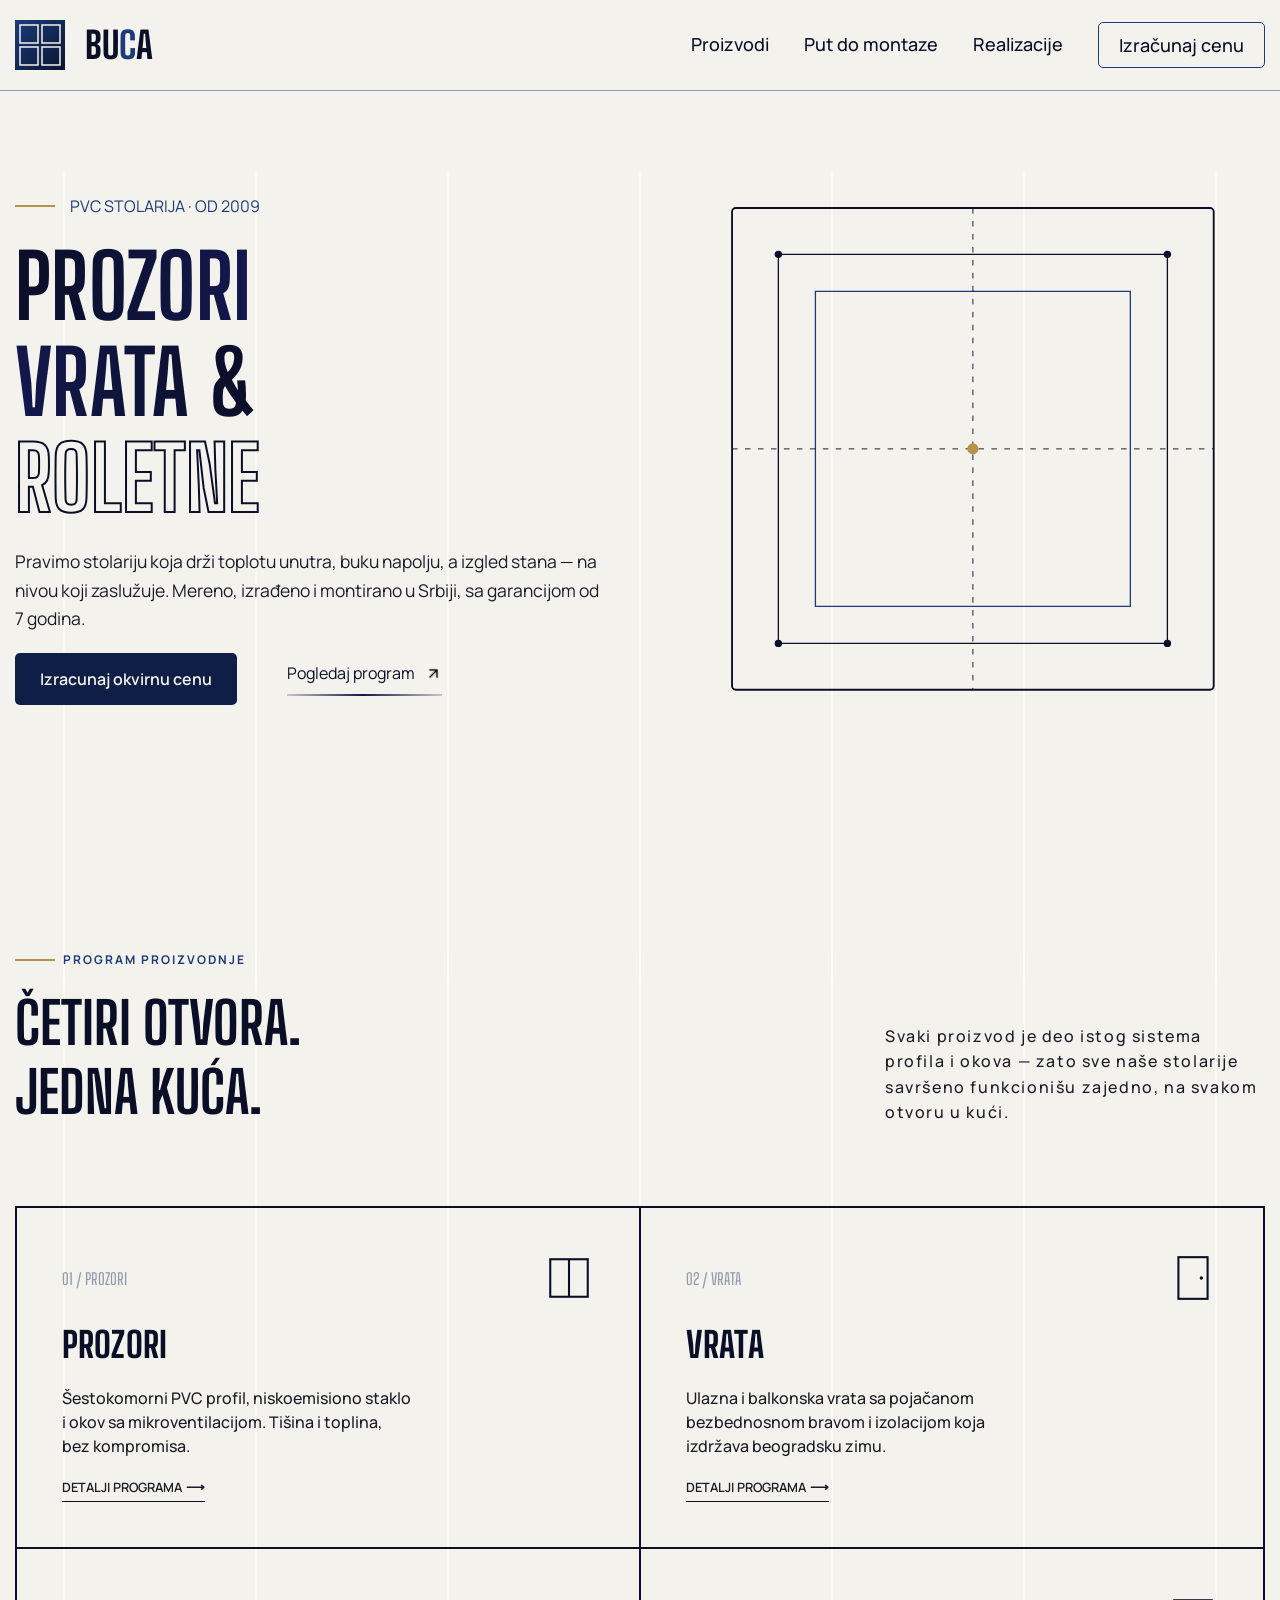
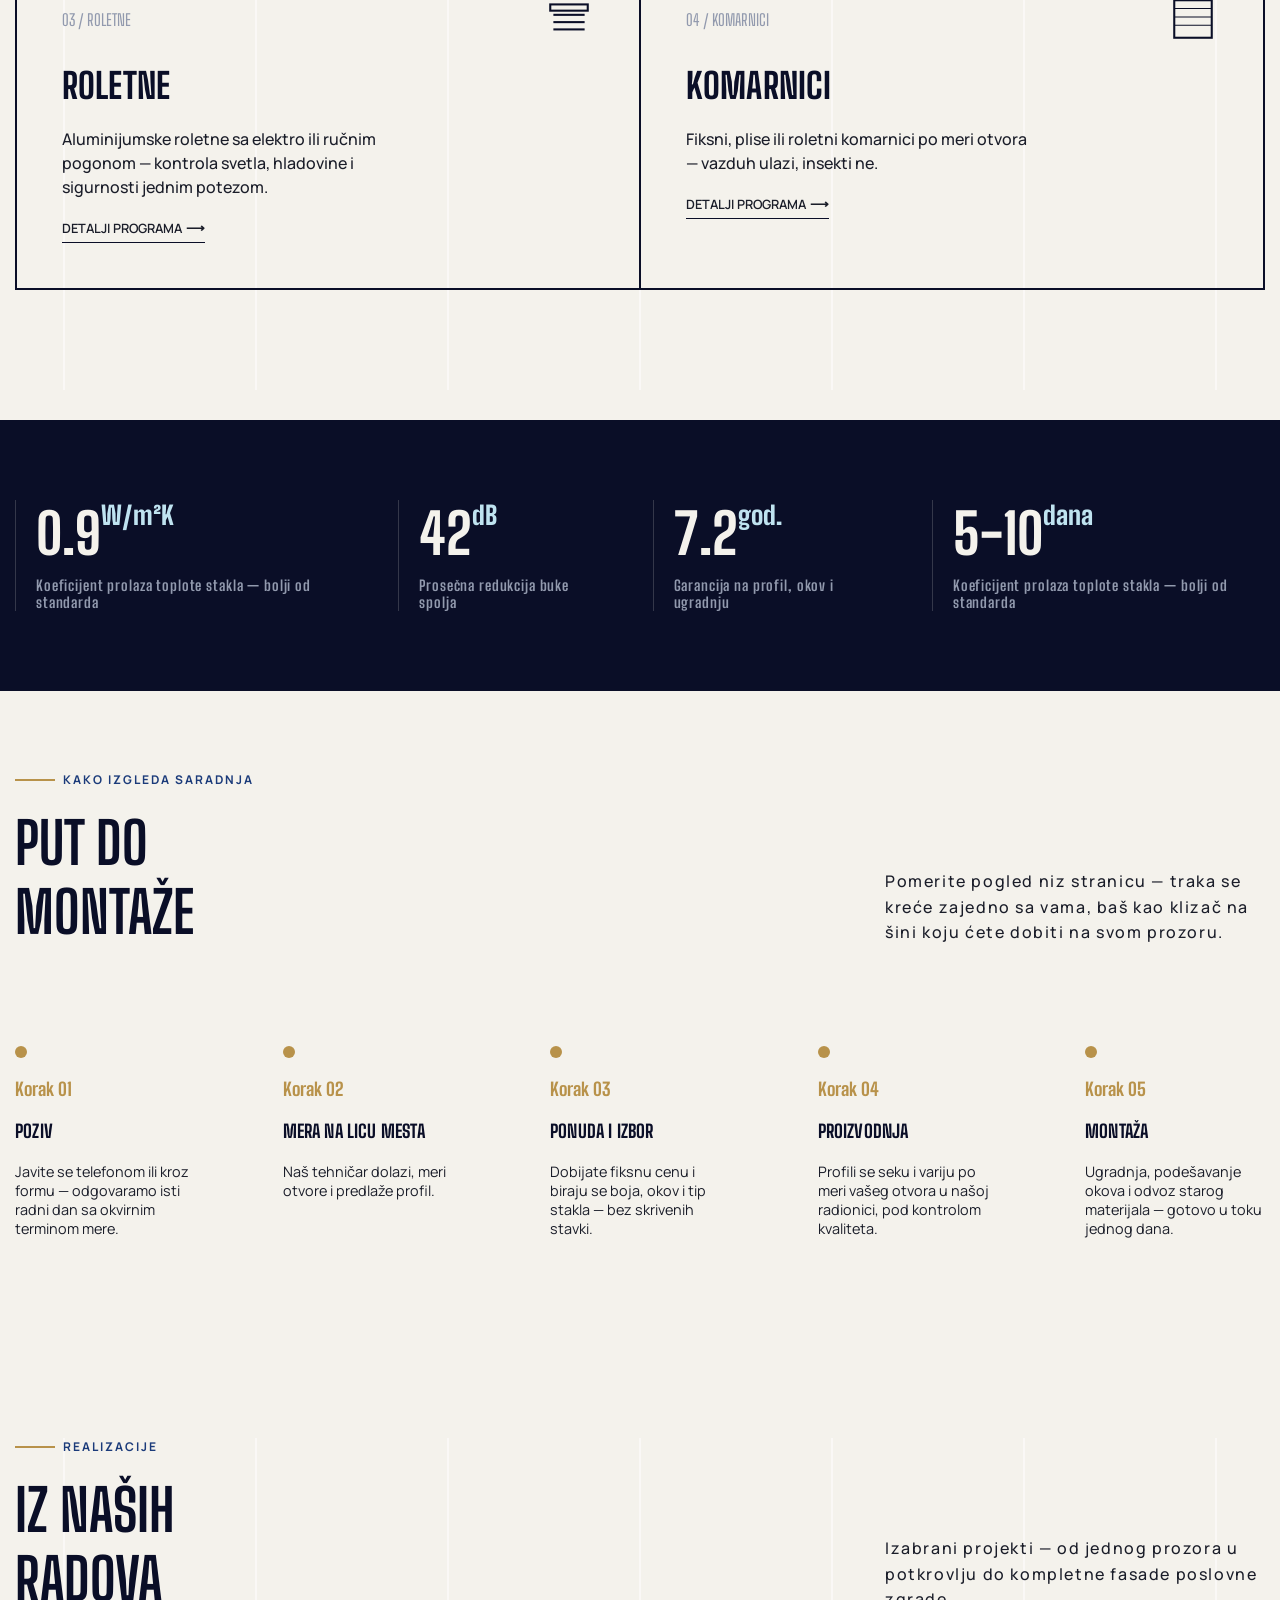
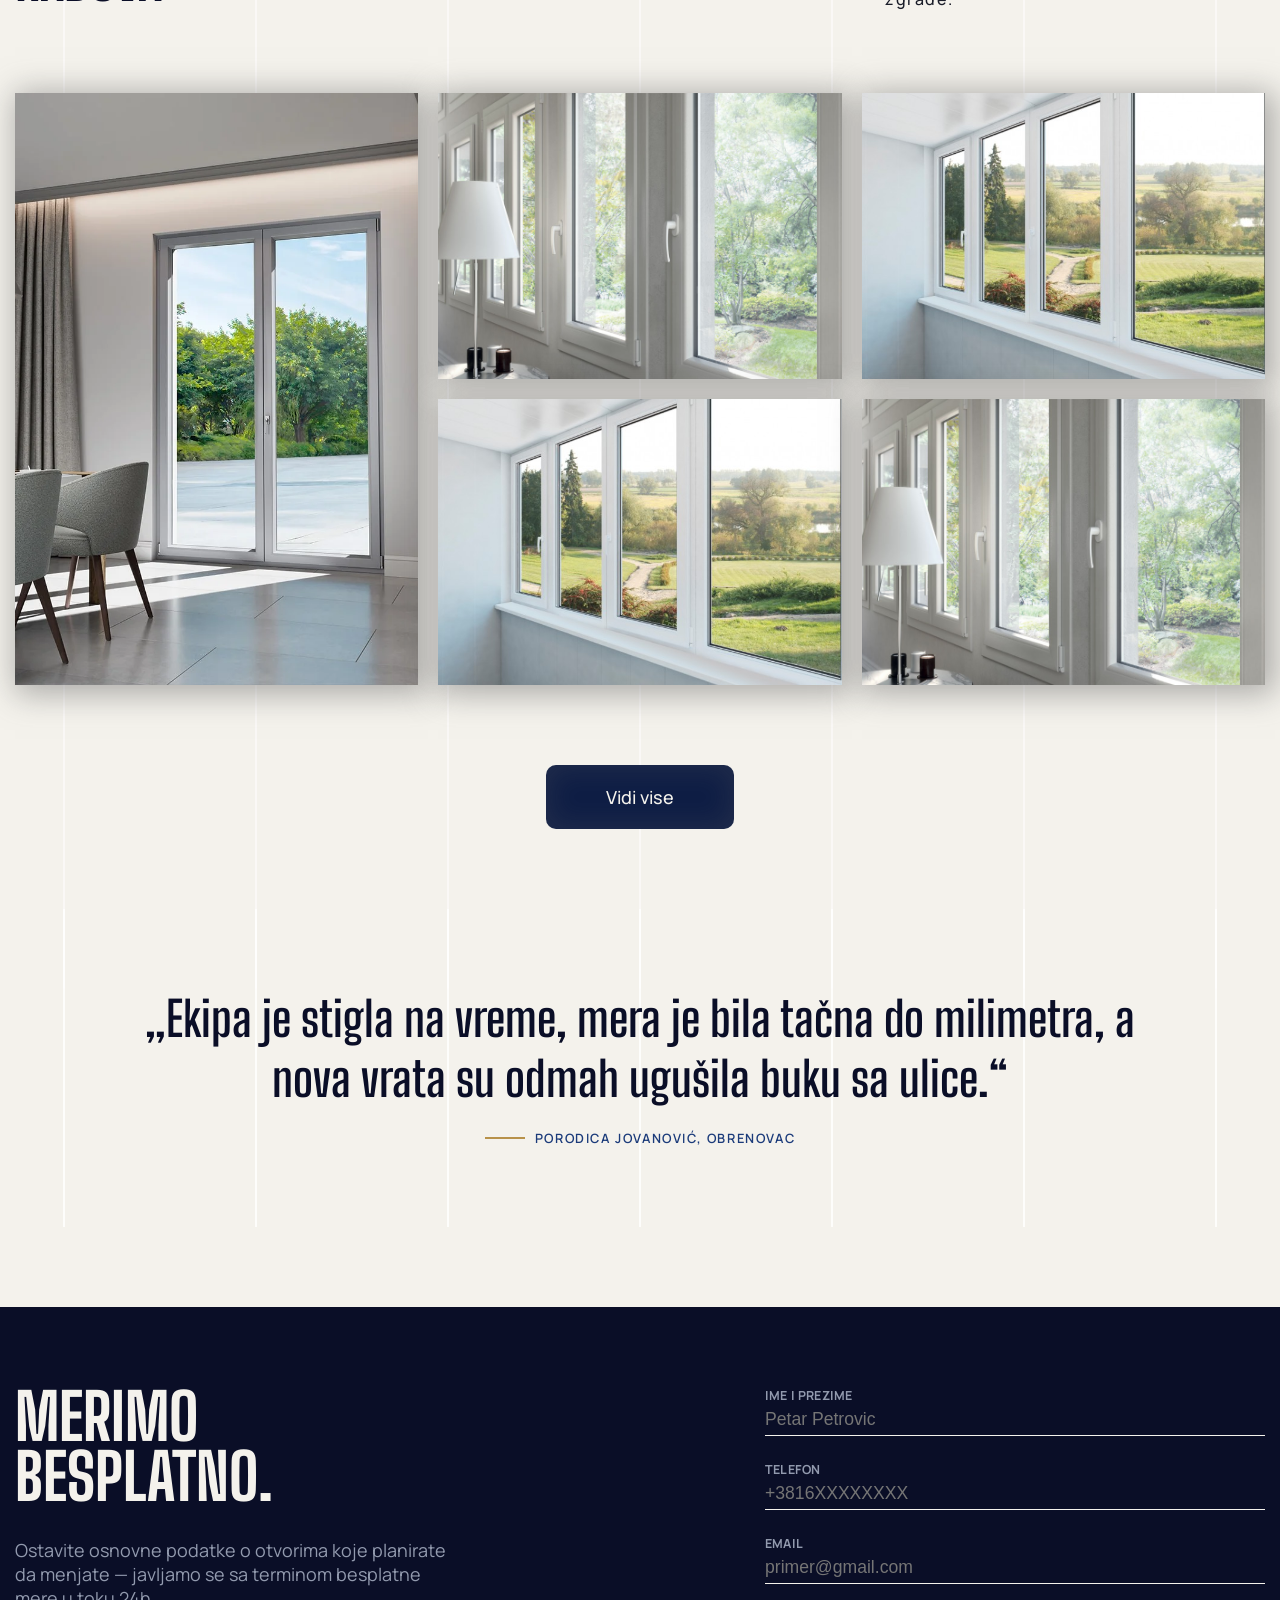
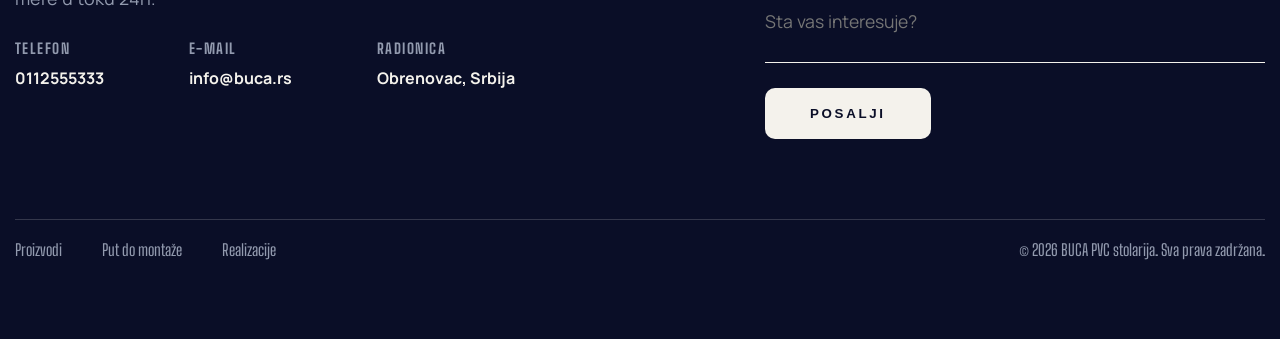
<file: index.html>
<!DOCTYPE html>
    <html lang="en">
    <head>
        <meta charset="UTF-8">
        <meta name="viewport" content="width=device-width, initial-scale=1.0">
        <title>Buca PVC</title>


        <link rel="preconnect" href="https://fonts.googleapis.com">
        <link rel="preconnect" href="https://fonts.gstatic.com" crossorigin>
        <link href="https://fonts.googleapis.com/css2?family=Big+Shoulders:opsz,wght@10..72,100..900&display=swap" rel="stylesheet">

        <link rel="preconnect" href="https://fonts.googleapis.com">
        <link rel="preconnect" href="https://fonts.gstatic.com" crossorigin>
        <link href="https://fonts.googleapis.com/css2?family=Manrope:wght@200..800&display=swap" rel="stylesheet">



        <link rel="stylesheet" href="style.css">

    </head>
    <body>
        <header>
            <div class="container">
                <div class="header-wrapper">
                    
                    <a class="logo-wrapper" href="#">
                        <svg class="mark" viewBox="0 0 100 100" xmlns="http://www.w3.org/2000/svg" aria-hidden="true">
                            <defs><linearGradient id="navyGrad" x1="0" y1="0" x2="1" y2="1">
                            <stop offset="0" stop-color="#1B3B7A"></stop><stop offset="1" stop-color="#0A1530"></stop>
                            </linearGradient></defs>
                            <rect width="100" height="100" fill="url(#navyGrad)"></rect>
                            <rect x="10" y="10" width="36" height="36" fill="none" stroke="#F4F2EC" stroke-width="3"></rect>
                            <rect x="54" y="10" width="36" height="36" fill="none" stroke="#F4F2EC" stroke-width="3"></rect>
                            <rect x="10" y="54" width="36" height="36" fill="none" stroke="#F4F2EC" stroke-width="3"></rect>
                            <rect x="54" y="54" width="36" height="36" fill="none" stroke="#F4F2EC" stroke-width="3"></rect>
                        </svg>

                        <span>Bu<span class="span-c">c</span>a</span>
                    </a>
                    
                    <nav class="nav">
                        <a href="#proizvodi">Proizvodi</a>
                        <a href="#put">Put do montaze</a>
                        <a href="#galerija">Realizacije</a>
                        <a href="izracunaj-cenu.html" class="cta-button">Izračunaj cenu</a>
                    </nav>



                    <nav class="responisve-menu">
                        <a href="#proizvodi">Proizvodi</a>
                        <a href="#put">Put do montaze</a>
                        <a href="#galerija">Realizacije</a>
                        <a href="izracunaj-cenu.html" class="cta-button">Izračunaj cenu</a>
                    </nav>

                    <div id="burger-btn" class="mobile-menu">
                        <span></span>
                        <span></span>
                        <span></span>
                    </div>
                </div>
            </div>
        </header>

        <section class="hero">
            
            <svg width="100%" height="100%" class="hero-lines">
                <line x1="50%" y1="0" x2="50%" y2="100%" stroke="rgba(255, 255, 255, 0.80)" stroke-width="2"></line>
                <line x1="35%" y1="0" x2="35%" y2="100%" stroke="rgba(255, 255, 255, 0.80)" stroke-width="2"></line>
                <line x1="65%" y1="0" x2="65%" y2="100%" stroke="rgba(255, 255, 255, 0.80)" stroke-width="2"></line>
                <line x1="20%" y1="0" x2="20%" y2="100%" stroke="rgba(255, 255, 255, 0.80)" stroke-width="2"></line>
                <line x1="80%" y1="0" x2="80%" y2="100%" stroke="rgba(255, 255, 255, 0.80)" stroke-width="2"></line>
                <line x1="5%" y1="0" x2="5%" y2="100%" stroke="rgba(255, 255, 255, 0.80)" stroke-width="2"></line>
                <line x1="95%" y1="0" x2="95%" y2="100%" stroke="rgba(255, 255, 255, 0.80)" stroke-width="2"></line>
            </svg>

            <div class="container">
                <div class="hero-wrapper">
                    <div class="hero-content-wrapper">
                        <p class="year">pvc stolarija · od 2009</p>
                        <h1>
                            <span class="gradient-text">Prozori <br> Vrata & <br> </span>
                            <span class="stroke-text">Roletne</span>
                        </h1>
                        <p>Pravimo stolariju koja drži toplotu unutra, buku napolju, a izgled stana — na nivou koji zaslužuje. Mereno, izrađeno i montirano u Srbiji, sa garancijom od 7 godina.</p>
                        <div class="cta-buttons">
                            <a  class="cta-main-button" href="izracunaj-cenu.html">Izracunaj okvirnu cenu</a>
                            <div class="cta-offers-button">
                                <a class="link" href="#proizvodi">Pogledaj program
                                    <div class="arrow-wrapper">
                                        <img src="images/arrow.svg">
                                    </div>
                                </a>
                            </div>
                            
                    
                        </div>
                    </div>

                    <div class="hero-animation">
                        <svg viewBox="0 0 600 600" fill="none" xmlns="http://www.w3.org/2000/svg">
                            <rect x="40" y="40" width="520" height="520" rx="4" stroke="#0A0E27" stroke-width="2" class="draw"></rect>
                            <rect x="90" y="90" width="420" height="420" rx="3" stroke="#0A0E27" stroke-width="1.4" class="draw"></rect>
                            <rect x="130" y="130" width="340" height="340" stroke="#1B3B7A" stroke-width="1.4" class="draw"></rect>
                            <line x1="40" y1="300" x2="560" y2="300" stroke="#0A0E27" stroke-width="1" stroke-dasharray="6 8"></line>
                            <line x1="300" y1="40" x2="300" y2="560" stroke="#0A0E27" stroke-width="1" stroke-dasharray="6 8"></line>
                            <circle cx="300" cy="300" r="6" fill="#B8924A"></circle>
                            <circle cx="90" cy="90" r="4" fill="#0A0E27"></circle>
                            <circle cx="510" cy="90" r="4" fill="#0A0E27"></circle>
                            <circle cx="90" cy="510" r="4" fill="#0A0E27"></circle>
                            <circle cx="510" cy="510" r="4" fill="#0A0E27"></circle>
                        </svg>
                    </div>
                </div>
            </div>
        </section>

        <section class="offer" id="proizvodi">
            <svg width="100%" height="100%" class="hero-lines">
                <line x1="50%" y1="0" x2="50%" y2="100%" stroke="rgba(255, 255, 255, 0.80)" stroke-width="2"></line>
                <line x1="35%" y1="0" x2="35%" y2="100%" stroke="rgba(255, 255, 255, 0.80)" stroke-width="2"></line>
                <line x1="65%" y1="0" x2="65%" y2="100%" stroke="rgba(255, 255, 255, 0.80)" stroke-width="2"></line>
                <line x1="20%" y1="0" x2="20%" y2="100%" stroke="rgba(255, 255, 255, 0.80)" stroke-width="2"></line>
                <line x1="80%" y1="0" x2="80%" y2="100%" stroke="rgba(255, 255, 255, 0.80)" stroke-width="2"></line>
                <line x1="5%" y1="0" x2="5%" y2="100%" stroke="rgba(255, 255, 255, 0.80)" stroke-width="2"></line>
                <line x1="95%" y1="0" x2="95%" y2="100%" stroke="rgba(255, 255, 255, 0.80)" stroke-width="2"></line>
            </svg>

            <div class="container">
                <div class="offer-wrapper">

                    <div class="offer-heading">
                        <div class="offer-heading-left">
                            <p>Program proizvodnje</p>
                            <h1>Četiri otvora. <br>Jedna kuća.</h1>    
                        </div>

                        <p>Svaki proizvod je deo istog sistema profila i okova — zato sve naše stolarije savršeno funkcionišu zajedno, na svakom otvoru u kući.</p>

                    </div>

                    <div class="offer-cards-grid">
                        <div class="offer-card">
                            <div class="card-heading-logo">
                                <p>01 / PROZORI</p>
                                <svg class="pane-icon" viewBox="0 0 48 48" fill="none"><rect x="6" y="6" width="36" height="36" stroke="currentColor" stroke-width="2"></rect><line x1="24" y1="6" x2="24" y2="42" stroke="currentColor" stroke-width="2"></line></svg>
                            </div>
                            <div class="card-content">
                                <h2>Prozori</h2>
                                <p>Šestokomorni PVC profil, niskoemisiono staklo i okov sa mikroventilacijom. Tišina i toplina, bez kompromisa.</p>
                                <a href="#">Detalji programa ⟶</a>
                            </div>
                        </div>


                        <div class="offer-card">
                            <div class="card-heading-logo">
                                <p>02 / VRATA</p>
                                <svg class="pane-icon" viewBox="0 0 48 48" fill="none"><rect x="10" y="4" width="28" height="40" stroke="currentColor" stroke-width="2"></rect><circle cx="32" cy="24" r="1.6" fill="currentColor"></circle></svg>
                            </div>
                            <div class="card-content">
                                <h2>Vrata</h2>
                                <p>Ulazna i balkonska vrata sa pojačanom bezbednosnom bravom i izolacijom koja izdržava beogradsku zimu.</p>
                                <a href="#">Detalji programa ⟶</a>
                            </div>
                        </div>


                        <div class="offer-card">
                            <div class="card-heading-logo">
                                <p>03 / ROLETNE</p>
                                <svg class="pane-icon" viewBox="0 0 48 48" fill="none"><rect x="6" y="10" width="36" height="6" stroke="currentColor" stroke-width="2"></rect><line x1="9" y1="20" x2="39" y2="20" stroke="currentColor" stroke-width="2"></line><line x1="9" y1="27" x2="39" y2="27" stroke="currentColor" stroke-width="2"></line><line x1="9" y1="34" x2="39" y2="34" stroke="currentColor" stroke-width="2"></line></svg>
                            </div>

                            <div class="card-content">
                                <h2>Roletne</h2>
                                <p>Aluminijumske roletne sa elektro ili ručnim pogonom — kontrola svetla, hladovine i sigurnosti jednim potezom.</p>
                                <a href="#">Detalji programa ⟶</a>
                            </div>
                        </div>

                        <div class="offer-card">
                            <div class="card-heading-logo">
                                <p>04 / KOMARNICI</p>
                                <svg class="pane-icon" viewBox="0 0 48 48" fill="none"><rect x="6" y="6" width="36" height="36" stroke="currentColor" stroke-width="2"></rect><line x1="6" y1="14" x2="42" y2="14" stroke="currentColor" stroke-width="1"></line><line x1="6" y1="22" x2="42" y2="22" stroke="currentColor" stroke-width="1"></line><line x1="6" y1="30" x2="42" y2="30" stroke="currentColor" stroke-width="1"></line></svg>
                            </div>
                            <div class="card-content">
                                <h2>Komarnici</h2>
                                <p>Fiksni, plise ili roletni komarnici po meri otvora — vazduh ulazi, insekti ne.</p>
                                <a href="#">Detalji programa ⟶</a>
                            </div> 
                        </div>

                    </div>
                </div>
            </div>
        </section>
        


        <section class="specification">
            <div class="container">
                <div class="specification-wrapper">
                    <div class="card">
                        <div class="metric-number">
                            <h1>0.9</h1>
                            <p>W/m²K</p>
                        </div>
                        <p>Koeficijent prolaza toplote stakla — bolji od standarda</p>
                    </div>

                    <div class="card">
                        <div class="metric-number">
                            <h1>42</h1>
                            <p>dB</p>
                        </div>
                        <p>Prosečna redukcija buke spolja</p>
                    </div>

                    <div class="card">
                        <div class="metric-number">
                            <h1>7.2</h1>
                            <p>god.</p>
                        </div>
                        <p>Garancija na profil, okov i ugradnju</p>
                    </div>

                    <div class="card">
                        <div class="metric-number">
                            <h1>5-10</h1>
                            <p>dana</p>
                        </div>
                        <p>Koeficijent prolaza toplote stakla — bolji od standarda</p>
                    </div>
                    
                </div>
            </div>
        </section>

        <section class="path" id="put">
            <div class="container">
                <div class="path-wrapper">
                    <div class="offer-heading">
                        <div class="offer-heading-left">
                            <p>Kako izgleda saradnja</p>
                            <h1>Put do <br>montaže</h1>    
                        </div>

                        <p>Pomerite pogled niz stranicu — traka se kreće zajedno sa vama, baš kao klizač na šini koju ćete dobiti na svom prozoru.</p>
                    </div>

                    <div class="path-journey">
                        <div class="card">
                            
                            <div class="dott"></div>

                            <div class="content-wrapper">
                                <h4>Korak 01</h4>
                                <h3>Poziv</h3>

                                <p>Javite se telefonom ili kroz formu — odgovaramo isti radni dan sa okvirnim terminom mere.</p>
                            </div>
                        </div>

                        <div class="card">
                            <div class="dott"></div>

                            <div class="content-wrapper">
                                <h4>Korak 02</h4>
                                <h3>Mera na licu mesta</h3>

                                <p>Naš tehničar dolazi, meri otvore i predlaže profil.</p>
                            </div>
                        </div>

                        <div class="card">
                            <div class="dott"></div>

                            <div class="content-wrapper">
                                <h4>Korak 03</h4>
                                <h3>Ponuda i izbor</h3>

                                <p>Dobijate fiksnu cenu i biraju se boja, okov i tip stakla — bez skrivenih stavki.</p>
                            </div>
                        </div>

                        <div class="card">
                            <div class="dott"></div>
                            <div class="content-wrapper">
                                <h4>Korak 04</h4>
                                <h3>Proizvodnja</h3>

                                <p>Profili se seku i variju po meri vašeg otvora u našoj radionici, pod kontrolom kvaliteta.</p>
                            </div>
                        </div>

                        <div class="card">
                            <div class="dott"></div>

                            <div class="content-wrapper">
                                <h4>Korak 05</h4>
                                <h3>Montaža</h3>

                                <p>Ugradnja, podešavanje okova i odvoz starog materijala — gotovo u toku jednog dana.</p>
                            </div>
                        </div>
                    </div>
                </div>
            </div>
        </section>

        <section class="gallery" id="galerija">
             <svg width="100%" height="100%" class="hero-lines">
                <line x1="50%" y1="0" x2="50%" y2="100%" stroke="rgba(255, 255, 255, 0.80)" stroke-width="2"></line>
                <line x1="35%" y1="0" x2="35%" y2="100%" stroke="rgba(255, 255, 255, 0.80)" stroke-width="2"></line>
                <line x1="65%" y1="0" x2="65%" y2="100%" stroke="rgba(255, 255, 255, 0.80)" stroke-width="2"></line>
                <line x1="20%" y1="0" x2="20%" y2="100%" stroke="rgba(255, 255, 255, 0.80)" stroke-width="2"></line>
                <line x1="80%" y1="0" x2="80%" y2="100%" stroke="rgba(255, 255, 255, 0.80)" stroke-width="2"></line>
                <line x1="5%" y1="0" x2="5%" y2="100%" stroke="rgba(255, 255, 255, 0.80)" stroke-width="2"></line>
                <line x1="95%" y1="0" x2="95%" y2="100%" stroke="rgba(255, 255, 255, 0.80)" stroke-width="2"></line>
            </svg>


            <div class="container">
                <div class="gallery-wrapper">
                    <div class="offer-heading">
                        <div class="offer-heading-left">
                            <p>Realizacije</p>
                            <h1>Iz naših<br>radova</h1>    
                        </div>

                        <p>Izabrani projekti — od jednog prozora u potkrovlju do kompletne fasade poslovne zgrade.</p>
                    </div>

                    <div class="gallery-grid">
                        <div class="img-wrapper grid-span">
                            <img src="images/gallery-img-2.webp">
                        </div>

                        <div class="img-wrapper">
                            <img src="images/gallery-img-2.jpg">
                        </div>

                        <div class="img-wrapper">
                            <img src="images/gallery-img-1.jpg">
                        </div>

                        <div class="img-wrapper">
                            <img src="images/gallery-img-1.jpg">
                        </div>

                        <div class="img-wrapper">
                            <img src="images/gallery-img-2.jpg">
                        </div>

                        <!-------------------------------------------------->

                        <div class="img-wrapper display-none">
                            <img src="images/gallery-img-2.jpg">
                        </div>

                        <div class="img-wrapper display-none">
                            <img src="images/gallery-img-1.jpg" >
                        </div>

                          <div class="img-wrapper grid-span display-none">
                            <img src="images/gallery-img-2.webp">
                        </div>

                        <div class="img-wrapper display-none">
                            <img src="images/gallery-img-1.jpg">
                        </div>

                        <div class="img-wrapper display-none">
                            <img src="images/gallery-img-2.jpg">
                        </div>
                        
                    </div>
                    
                        <button id="seeMore">Vidi vise</button>
                    
                </div>
            </div>
        </section>


        <section class="quote">
            <svg width="100%" height="100%" class="hero-lines">
                <line x1="50%" y1="0" x2="50%" y2="100%" stroke="rgba(255, 255, 255, 0.80)" stroke-width="2"></line>
                <line x1="35%" y1="0" x2="35%" y2="100%" stroke="rgba(255, 255, 255, 0.80)" stroke-width="2"></line>
                <line x1="65%" y1="0" x2="65%" y2="100%" stroke="rgba(255, 255, 255, 0.80)" stroke-width="2"></line>
                <line x1="20%" y1="0" x2="20%" y2="100%" stroke="rgba(255, 255, 255, 0.80)" stroke-width="2"></line>
                <line x1="80%" y1="0" x2="80%" y2="100%" stroke="rgba(255, 255, 255, 0.80)" stroke-width="2"></line>
                <line x1="5%" y1="0" x2="5%" y2="100%" stroke="rgba(255, 255, 255, 0.80)" stroke-width="2"></line>
                <line x1="95%" y1="0" x2="95%" y2="100%" stroke="rgba(255, 255, 255, 0.80)" stroke-width="2"></line>
            </svg>

            <div class="container">
                <div class="quote-wrapper">
                    <h1>„Ekipa je stigla na vreme, mera je bila tačna do milimetra, a nova vrata su odmah ugušila buku sa ulice.“</h1>
                    <p>Porodica Jovanović, Obrenovac</p>
                </div>
            </div>
        </section>


        <footer id="footer">
            <div class="container">
                    
                        <div class="footer-top">
                            <div class="footer-top-left">
                                <h1>Merimo<br>besplatno.</h1>
                                <p>Ostavite osnovne podatke o otvorima koje planirate da menjate — javljamo se sa terminom besplatne mere u toku 24h.</p>

                                <div class="contact-links">
                                    <div class="link">
                                        <p>Telefon</p>
                                        <a href="tel:+381601234567" target="_blank">0112555333</a>
                                    </div>

                                    <div class="link">
                                        <p>E-mail</p>
                                        <a href="mailto:info@buca.rs" target="_blank">info@buca.rs</a>
                                    </div>

                                    <div class="link">
                                        <p>Radionica</p>
                                        <a href="https://maps.app.goo.gl/UCkufoFmbmgvDMsP6" target="_blank">Obrenovac, Srbija</a>
                                    </div>
                                    
                                </div>
                            </div>

                            <div class="footer-top-input-field">
                                <form action="">
                                    <div class="input-div">
                                        <label>Ime i prezime</label>
                                        <input type="text" placeholder="Petar Petrovic" name="ime_prezime"> 
                                    </div>

                                    <div class="input-div">
                                        <label>Telefon</label>
                                        <input type="tel" placeholder="+3816XXXXXXXX" name="telefon"> 
                                    </div>

                                    <div class="input-div">
                                        <label>Email</label>
                                        <input type="email" placeholder="primer@gmail.com" name="email"> 
                                    </div>


                                    <div class="input-div">
                                        <textarea placeholder="Sta vas interesuje?"></textarea> 
                                    </div>

                                    <button id="submit-btn" type="submit">Posalji</button>
                                </form>
                            </div>
                        </div>


                        <div class="footer-bottom">
                            <nav>
                                <a href="#proizvodi">Proizvodi</a>
                                <a href="#put">Put do montaže</a>
                                <a href="#galerija">Realizacije</a>
                            </nav>

                            <p> &#169; 2026 BUCA PVC stolarija. Sva prava zadržana.</p>
                        </div>
                    
            </div>

        </footer>

        <script src="common.js"></script>
        <script src="script.js"></script>
    </body>
</html>
</file>
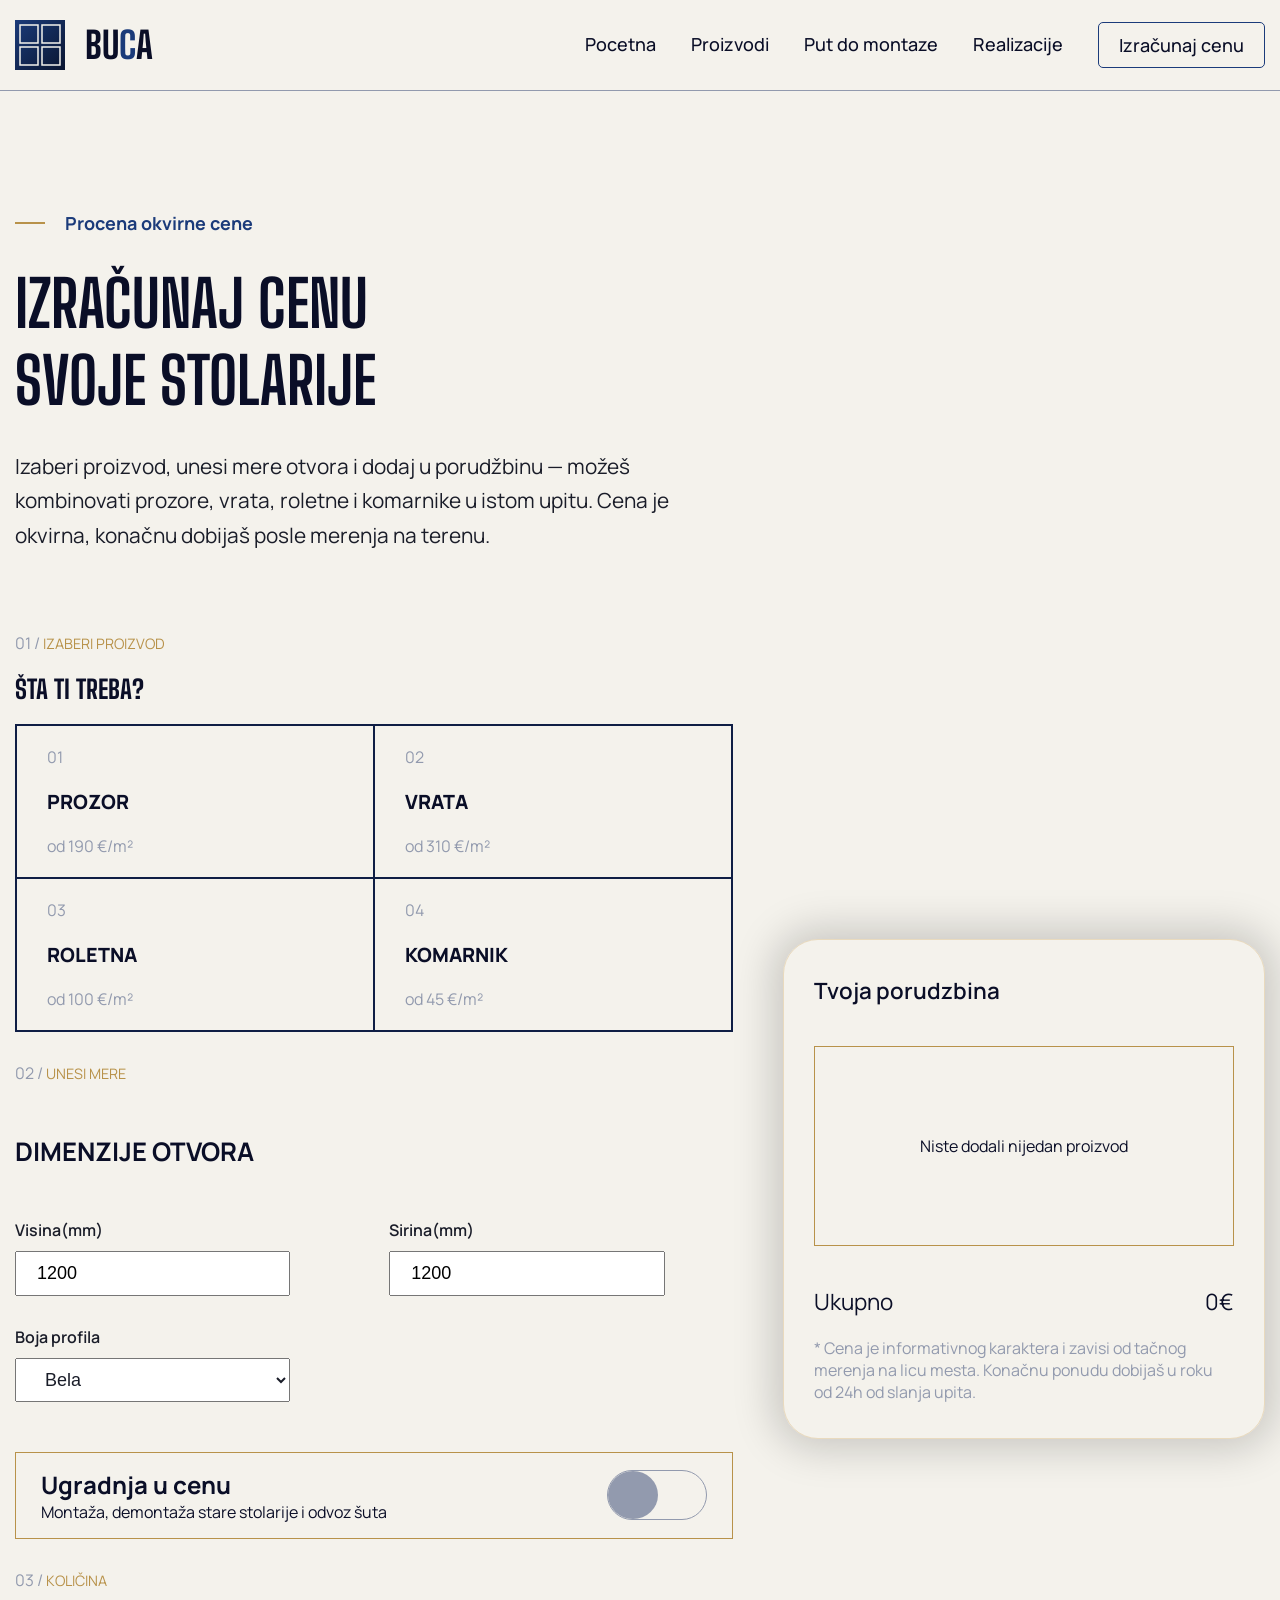
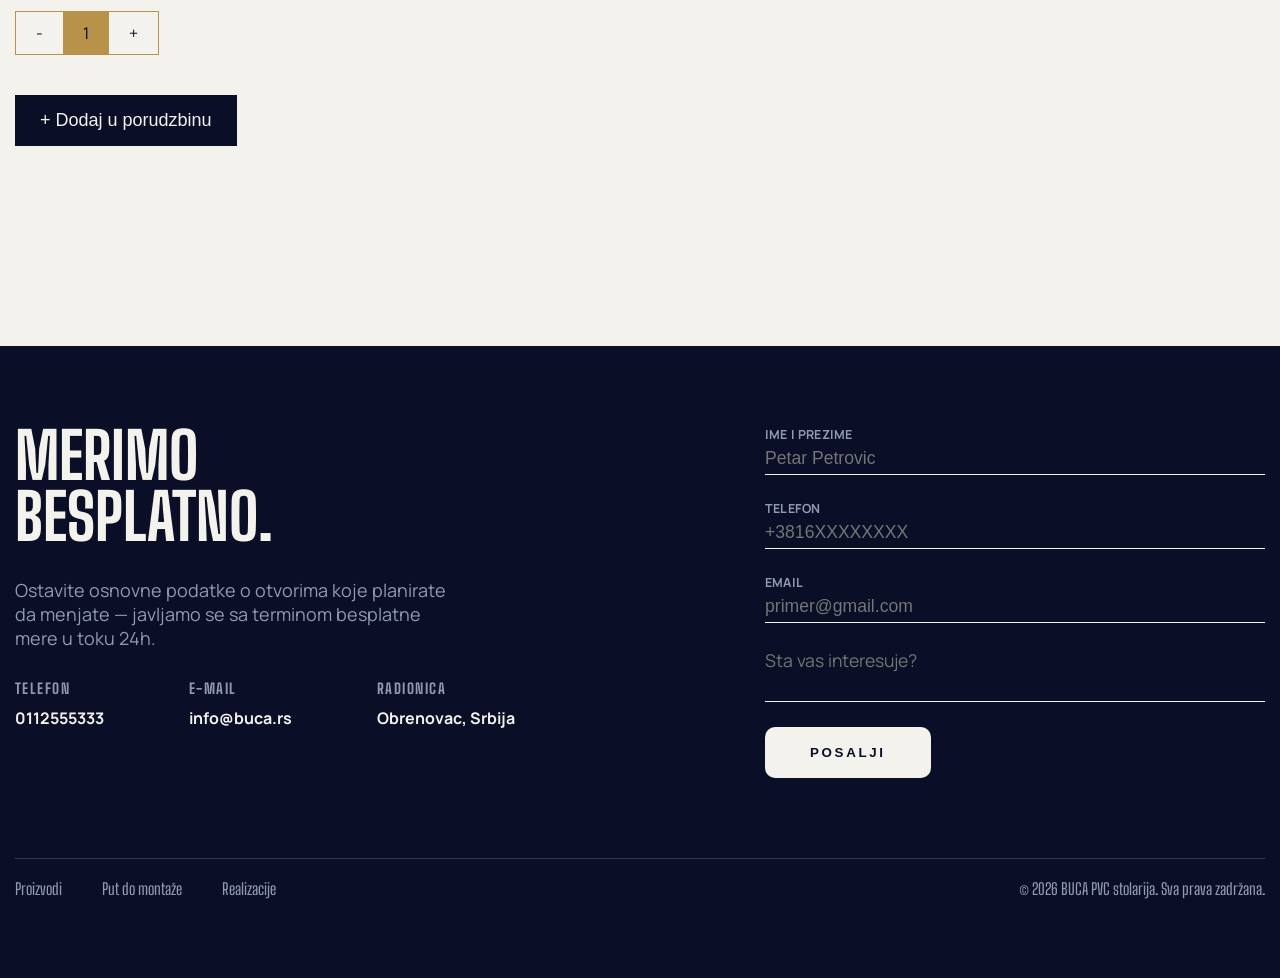
<file: izracunaj-cenu.html>
<!DOCTYPE html>
    <html lang="en">
    <head>
        <meta charset="UTF-8">
        <meta name="viewport" content="width=device-width, initial-scale=1.0">
        <title>Buca PVC</title>


        <link rel="preconnect" href="https://fonts.googleapis.com">
        <link rel="preconnect" href="https://fonts.gstatic.com" crossorigin>
        <link href="https://fonts.googleapis.com/css2?family=Big+Shoulders:opsz,wght@10..72,100..900&display=swap" rel="stylesheet">

        <link rel="preconnect" href="https://fonts.googleapis.com">
        <link rel="preconnect" href="https://fonts.gstatic.com" crossorigin>
        <link href="https://fonts.googleapis.com/css2?family=Manrope:wght@200..800&display=swap" rel="stylesheet">



        <link rel="stylesheet" href="style.css">
        <link rel="stylesheet" href="style-izracunaj-cenu.css">

    </head>
    <body>
        <header>
            <div class="container">
                <div class="header-wrapper">
                    
                    <a class="logo-wrapper" href="index.html">
                        <svg class="mark" viewBox="0 0 100 100" xmlns="http://www.w3.org/2000/svg" aria-hidden="true">
                            <defs><linearGradient id="navyGrad" x1="0" y1="0" x2="1" y2="1">
                            <stop offset="0" stop-color="#1B3B7A"></stop><stop offset="1" stop-color="#0A1530"></stop>
                            </linearGradient></defs>
                            <rect width="100" height="100" fill="url(#navyGrad)"></rect>
                            <rect x="10" y="10" width="36" height="36" fill="none" stroke="#F4F2EC" stroke-width="3"></rect>
                            <rect x="54" y="10" width="36" height="36" fill="none" stroke="#F4F2EC" stroke-width="3"></rect>
                            <rect x="10" y="54" width="36" height="36" fill="none" stroke="#F4F2EC" stroke-width="3"></rect>
                            <rect x="54" y="54" width="36" height="36" fill="none" stroke="#F4F2EC" stroke-width="3"></rect>
                        </svg>

                        <span>Bu<span class="span-c">c</span>a</span>
                    </a>
                    
                    <nav class="nav">
                        <a href="index.html">Pocetna</a>
                        <a href="index.html#proizvodi">Proizvodi</a>
                        <a href="index.html#put">Put do montaze</a>
                        <a href="index.html#galerija">Realizacije</a>
                        <a href="#" class="cta-button">Izračunaj cenu</a>
                    </nav>



                    <nav class="responisve-menu">
                        <a href="index.html">Pocetna</a>
                        <a href="index.html#proizvodi">Proizvodi</a>
                        <a href="index.html#put">Put do montaze</a>
                        <a href="index.html#galerija">Realizacije</a>
                        <a href="#" class="cta-button">Izračunaj cenu</a>
                    </nav>

                    <div id="burger-btn" class="mobile-menu">
                        <span></span>
                        <span></span>
                        <span></span>
                    </div>
                </div>
            </div>
        </header>

        <section class="price-calculations">
            <div class="container">
                <div class="heading">
                    <h3>Procena okvirne cene</h3>
                    <h1>Izračunaj cenu <br> svoje stolarije</h1>
                    <p>Izaberi proizvod, unesi mere otvora i dodaj u porudžbinu — možeš kombinovati prozore, vrata, roletne i komarnike u istom upitu. Cena je okvirna, konačnu dobijaš posle merenja na terenu.</p>   
                </div>

                <div class="calculator">
                    <div class="left-side">
                        <div class="proizvodi">
                            <p class="card-number">01 / <span>IZABERI PROIZVOD</span></p>
                            <h4 class="card-name">Šta ti treba?</h4>

                            <div class="grid-selection">
                                <div class="grid-selection-card">
                                    <p>01</p>
                                    <h5>Prozor</h5>
                                    <p>od 190 €/m²</p>
                                </div>

                                <div class="grid-selection-card">
                                    <p>02</p>
                                    <h5>Vrata</h5>
                                    <p>od 310 €/m²</p>
                                </div>
                                
                                <div class="grid-selection-card">
                                    <p>03</p>
                                    <h5>Roletna</h5>
                                    <p>od 100 €/m²</p>
                                </div>

                                <div class="grid-selection-card">
                                    <p>04</p>
                                    <h5>Komarnik</h5>
                                    <p>od 45 €/m²</p>
                                </div>


                            </div>
    
                        </div>


                        <div class="input">
                            <p class="card-number">02 / <span>UNESI MERE</span></p>
                            <h4 class="card-name">Dimenzije otvora</h4>

                            <div class="input-grid">
                                <div class="input-wrapper">
                                    <label>Visina(mm)</label>
                                    <input type="number" id="visina" value="1200">
                                </div>

                                <div class="input-wrapper">
                                    <label>Sirina(mm)</label>
                                    <input type="number" id="sirina" value="1200">
                                </div>

                                 <div class="input-wrapper">
                                    <label for="">Boja profila</label>
                                    <select>
                                        <option value="bela">Bela</option>
                                        <option value="antracit">Antracit</option>
                                        <option value="hrast">Hrast</option>

                                    </select>
                                </div>
                            </div>

                            <div class="montaza-div">
                                <div class="montaza-content">
                                    <h2>Ugradnja u cenu</h2>
                                    <p>Montaža, demontaža stare stolarije i odvoz šuta</p>
                                </div>
                                <div class="button-div">

                                </div>
                            </div>

                        </div>

                        <div class="price-for-item">
                            <p class="card-number">03 / <span>KOLIČINA</span></p>
                            
                            <div class="amount-calc">
                                <div class="cursor-p">-</div>
                                <div class="amount">1</div>
                                <div class="cursor-p">+</div>
                            </div>

                            <p id="cena-proizvod"></p>
                            
                            <button id="addToCart">+ Dodaj u porudzbinu</button>

                        </div>
                    </div>

                    <div class="right-side">
                        <p>Tvoja porudzbina</p>
                        <div class="list-items">
                            <p>Niste dodali nijedan proizvod</p>
                        </div>

                        <div class="bottom-part">
                            <div class="final-price">
                                <p>Ukupno</p>
                                <p id="totalPrice">0</p>
                            </div>
                            
                            <p>* Cena je informativnog karaktera i zavisi od tačnog merenja na licu mesta. Konačnu ponudu dobijaš u roku od 24h od slanja upita.</p>
                        </div>
                    </div>
                </div>
            </div>
        </section>


       <footer id="footer">
            <div class="container">
                    
                        <div class="footer-top">
                            <div class="footer-top-left">
                                <h1>Merimo<br>besplatno.</h1>
                                <p>Ostavite osnovne podatke o otvorima koje planirate da menjate — javljamo se sa terminom besplatne mere u toku 24h.</p>

                                <div class="contact-links">
                                    <div class="link">
                                        <p>Telefon</p>
                                        <a href="tel:+381601234567" target="_blank">0112555333</a>
                                    </div>

                                    <div class="link">
                                        <p>E-mail</p>
                                        <a href="mailto:info@buca.rs" target="_blank">info@buca.rs</a>
                                    </div>

                                    <div class="link">
                                        <p>Radionica</p>
                                        <a href="https://maps.app.goo.gl/UCkufoFmbmgvDMsP6" target="_blank">Obrenovac, Srbija</a>
                                    </div>
                                    
                                </div>
                            </div>

                            <div class="footer-top-input-field">
                                <form action="">
                                    <div class="input-div">
                                        <label>Ime i prezime</label>
                                        <input type="text" placeholder="Petar Petrovic" name="ime_prezime"> 
                                    </div>

                                    <div class="input-div">
                                        <label>Telefon</label>
                                        <input type="tel" placeholder="+3816XXXXXXXX" name="telefon"> 
                                    </div>

                                    <div class="input-div">
                                        <label>Email</label>
                                        <input type="email" placeholder="primer@gmail.com" name="email"> 
                                    </div>


                                    <div class="input-div">
                                        <textarea placeholder="Sta vas interesuje?"></textarea> 
                                    </div>

                                    <button id="submit-btn" type="submit">Posalji</button>
                                </form>
                            </div>
                        </div>


                        <div class="footer-bottom">
                            <nav>
                                <a href="index.html#proizvodi">Proizvodi</a>
                                <a href="index.html#put">Put do montaže</a>
                                <a href="index.html#galerija">Realizacije</a>
                            </nav>

                            <p> &#169; 2026 BUCA PVC stolarija. Sva prava zadržana.</p>
                        </div>
                    
            </div>

        </footer>
        <script src="common.js"></script>
        <script src="script-izracunaj-cenu.js"></script>
    </body>
</html>
</file>
<file: style.css>
:root {
    --main-color: #0A0E27;
    --paper: #F4F2EC;
    --steel: #929AAE;
    --glass: #BFE3F0;
    --brass: #B8924A;
    --navy-1: #0F1E45;
    --navy-2: #1B3B7A;
    --charcoal: #1A1D29;
    --line: rgba(10, 14, 39, 0.14);
    --line-paper: rgba(244, 242, 236, 0.18);
}
html{
    scroll-behavior:smooth;
}

section{
    scroll-margin-top:80px;
    overflow-x: clip;
}

*{
    margin:0;
    padding:0;
    box-sizing: border-box;
}


img{
    width:100%;
    object-fit: cover;
}

.container{
    margin: auto;
    padding:0 15px;
    max-width: 1300px;
}

body{
    background: var(--paper);
    color:var(--main-color);
    font-family: "Big Shoulders", sans-serif;
}

a{  
    color:var(--main-color);
    text-decoration: none;
}

/*Header*/

header{
    padding:20px 0;
    border-bottom:1px solid var(--steel);
    position: sticky;
    top: 0;
    left:0;
    right:0;
    width: 100%;
    z-index: 99;
    background-color: var(--paper); 
    animation:header-popup 0.8s both ;
}

@keyframes header-popup {
    0%{
        transform:translateY(-100%);
    }

    100%{
        transform:translateY(0);
    }
}


 header .header-wrapper{
    display: flex;
    justify-content: space-between;
    align-items: center;
}

header .header-wrapper .logo-wrapper{
    display:flex;
    align-items: center;
    gap: 20px;
}

header .header-wrapper .logo-wrapper svg{
    height: 50px;
    width: 50px;
}

header .header-wrapper .logo-wrapper span{
    font-size:2.3rem ;
    font-weight: 700;
    text-transform: uppercase;
    letter-spacing: 6%;
}
header .header-wrapper .logo-wrapper span .span-c{
    color: var(--navy-2);
    
}

header .header-wrapper .nav{
    font-family: "Manrope", sans-serif;
    font-size: 1.125rem;
    font-weight: 500;
    display: flex;
    align-items: center;
    gap: 35px;
}

header .header-wrapper .nav a{
    display: flex;
    flex-direction: column;
    gap: 1px;
}

header .header-wrapper .nav a::after{
    content:"";
    width: 0;
    height:2px;
    background-color: var(--navy-2);

    transition: 0.4s;
}

header .header-wrapper .nav a:hover::after{
    width: 100%;
}

header .header-wrapper nav .cta-button{
    padding:10px 20px;
    border:1px solid var(--navy-2);
    transition: 0.3s;
    border-radius: 5px;
}

header .header-wrapper .nav .cta-button:hover{
    color: var(--paper);
    background-color: var(--main-color);
}


header .header-wrapper nav .cta-button::after{
    display: none;
}

/*HERO SEKCIJA*/

.hero{
    min-height:90vh;
    padding: 80px 0;
    position: relative;
    
}

.hero .hero-lines{
    position: absolute;
    
    left: 0;
    right: 0;
    width:100%;
    height:100%;
    opacity: 0.67;
}

.hero .hero-wrapper{
    display: flex;
    gap:80px;
    align-items: center;
    justify-content: center;

    
    position: relative;
    z-index: 2;
    
}

.hero .hero-wrapper .hero-content-wrapper{
    flex-basis:50%;
    display: flex;
    flex-direction: column;
    gap:20px;
    
    
}
.hero-wrapper .hero-content-wrapper .year{
    text-transform: uppercase;
    font-family:'Manrope',sans-serif;
    font-size: 1.2rem;
    color: var(--navy-2);

    display: flex;
    align-items: center;
    gap: 15px;
}

.hero-wrapper .hero-content-wrapper .year::before{
    content:"";
    width:40px;
    height: 2px;
    background-color: var(--brass);
}

.hero-wrapper .hero-content-wrapper h1 {
    font-size: 6.25rem;
    font-weight: 600;
    max-width: 450px;
    text-transform: uppercase;
    letter-spacing: 0.02rem;
    line-height: 1.09;
    /* h1 više NEMA background/clip - to je bilo koren problema */

    animation:heading-show 0.9s both ;
}

@keyframes heading-show {
    0%{
        opacity: 0;
        filter: blur(10px);
    }

    100%{
        opacity: 1;
        filter: blur(0);
    }
}

.hero-wrapper .hero-content-wrapper h1 .gradient-text {
    background: linear-gradient(90deg, rgba(10,14,39,1) 0%, rgba(19,24,77,1) 49%, rgba(10,14,39,1) 100%);
    -webkit-background-clip: text;
    background-clip: text;
    -webkit-text-fill-color: transparent;
    color: transparent; /* fallback ako -webkit-text-fill-color nije podržan */
}

.hero-wrapper .hero-content-wrapper h1 .stroke-text {
    -webkit-text-fill-color: transparent;
    color: transparent; /* fallback */
    -webkit-text-stroke: 2px var(--main-color);
}

.hero-wrapper .hero-content-wrapper p{
    font-size: 1.3rem;
    max-width:600px;
    line-height: 1.65;
    color: var(--charcoal);
    font-family:'Manrope', sans-serif;
}

.hero-wrapper .hero-content-wrapper .cta-buttons{
    display: flex;
    font-family: 'Manrope', sans-serif;
    align-items: center;
    gap:50px;
    width: 100%;
    
}

.hero-wrapper .hero-content-wrapper .cta-buttons .cta-main-button{
    padding: 15px 25px;
    color:var(--paper);
    background-color: var(--navy-1);
    border-radius: 5px;

    font-weight: 600;
    transition: 0.3 ease-in-out;
}
.hero-wrapper .hero-content-wrapper .cta-buttons .cta-main-button:hover{
  
    background-color: var(--navy-2);
}

.hero-wrapper .hero-content-wrapper .cta-buttons .cta-offers-button{
    display: flex;
    flex-direction: column;
    gap:10px;
    align-items: center;  
}

.hero-wrapper .hero-content-wrapper .cta-buttons .cta-offers-button:hover img{
    animation:flyArrow 0.8s both;
}

@keyframes flyArrow {
    0%{
        transform:translate(-15px , 15px) rotate(-45deg);
    }

    45%{
        transform:translate(15px , -15px) rotate(-45deg);
    }

    46%{
        transform:translate(-15px , 15px) rotate(-45deg);
    }

    100%{
        transform:translate(0,0) rotate(-45deg);
    }
}

.hero-wrapper .hero-content-wrapper .cta-buttons .cta-offers-button::after{
    content:"";
    height:1.2px;
    background: linear-gradient(90deg,rgba(10, 14, 39, 0.2) 0%, rgba(19, 24, 77, 1) 49%, rgba(10, 14, 39, 0.2) 100%);
    width: 100%;
    transition: 0.7s;
}

.hero-wrapper .hero-content-wrapper .cta-buttons .cta-offers-button:hover::after{
    background-color: var(--main-color);
}

.cta-buttons .cta-offers-button .link{
    display: flex;
    gap:10px;
    align-items: center;
   
}
.cta-buttons .cta-offers-button .arrow-wrapper{
    display: flex;
    align-items: center;
    overflow: hidden;
    
}

.cta-buttons .cta-offers-button .arrow-wrapper img{
    filter: brightness(0);
    transform: rotate(-45deg);
}



.hero .hero-wrapper .hero-animation{
    flex-basis:50%;
    display: flex;
    justify-content: center;
}

.hero .hero-wrapper .hero-animation svg{
    width: 95%;
    height: 95%;
}


.hero-animation .draw {
    stroke-dasharray: 2400;
    stroke-dashoffset: 2400;
    animation: draw 2.6s ease forwards .3s;
}

@keyframes draw{ to{stroke-dashoffset:0;} }


/*OFFER SECTION*/

.offer{
    padding:50px 0;
    width: 100%;
    position: relative;
    z-index: 1;
    
}

.offer .hero-lines{
    position: absolute;
    
    left: 0;
    right: 0;
    width:100%;
    height:100%;
    opacity: 0.67;
}

.offer .offer-wrapper{
    display: flex;
    flex-direction: column;
    gap: 80px;
    position:relative;
    z-index: 2;
}
.offer-heading{
    display: flex;
    align-items: end;
    justify-content: space-between;
    width:100%;
}
.offer-heading .offer-heading-left{
    display: flex;
    flex-direction: column;
    gap:20px;

    animation: fade-in-left both;
    animation-timeline: view();
    animation-range:entry 15% cover 50%;
    
}

@keyframes fade-in-left  {
    0%{
        transform: translateX(-100%);
        opacity: 0;
        filter: blur(10px);
    }
    100%{
        transform:translateX(0);
        opacity:1;
        filter: blur(0);
    }
}



.offer-heading .offer-heading-left p{
    display:flex;
    align-items: center;
    gap:8px;
    font-family:'Manrope',sans-serif;
    color: var(--navy-2);
    font-weight: 700;
    font-size: 0.9rem;
    text-transform: uppercase;
    letter-spacing:0.125rem;
}

 .offer-heading .offer-heading-left p::before{
    content:"";
    width:40px;
    height: 2px;
    background-color: var(--brass);
}

 .offer-heading .offer-heading-left h1{
    font-size:4rem;
    font-weight: 600;
    letter-spacing:0.001rem;
    text-transform: uppercase;
}


@keyframes fade-in-right  {
    0%{
        transform: translateX(100%);
        opacity: 0;
        filter: blur(10px);
    }
    100%{
        transform:translateX(0);
        opacity:1;
        filter: blur(0);
    }
}

.offer-heading > p{
    color:var(--charcoal);
    max-width: 380px;
    font-family:'Manrope', sans-serif;
    font-weight: 500;
    letter-spacing: 0.1rem;
    line-height: 1.6;

    animation: fade-in-right 1.5s both;
    animation-timeline: view();
    animation-range:entry 20% cover 50%;

}

.offer-wrapper .offer-cards-grid{
    display:grid;
    grid-template-columns:repeat(2,1fr);
    grid-template-rows: repeat(2,1fr);
    border: 1.5px solid var(--main-color);

    animation: slide-up 1.5s both;
    animation-timeline: view();
    animation-range:entry 20% cover 20%;
}


@keyframes slide-up {
     0%{
        transform: translateY(100%);
        opacity: 0.9;
        filter: blur(5px);
    }
    100%{
        transform:translateY(0);
        opacity:1;
        filter: blur(0);
    }
}

.offer-wrapper .offer-cards-grid .offer-card{
    display: flex;
    flex-direction: column;
    gap:20px;
    padding: 45px;
    border: 1.5px solid var(--main-color);
    transition: 0.3s;
}

.offer-cards-grid .offer-card .card-heading-logo{
    display: flex;
    align-items: center;
    justify-content: space-between;
    
}

.offer-cards-grid .offer-card .card-heading-logo p{
    color: var(--steel);
}

.offer-cards-grid .offer-card .card-heading-logo .pane-icon{
    height: 50px;
    width: 50px;    
}

.offer-cards-grid .offer-card .card-content{
    display: flex;
    flex-direction: column;
    align-items: start;
    gap:20px;
}




.offer-cards-grid .offer-card .card-content h2{
    font-size:2.2rem;
    text-transform: uppercase;
    letter-spacing:0.01rem;
}

.offer-cards-grid .offer-card .card-content p{
    max-width:350px;
    font-family:'Manrope', sans-serif;
    color: var(--charcoal);
    font-weight: 500;
    line-height: 1.5;
}

.offer-cards-grid .offer-card .card-content a{
    font-family:'Manrope', sans-serif;
    color: var(--charcoal);
    text-transform: uppercase;
    font-size:0.8rem;
    font-weight: 600;
    letter-spacing: 0.002rem;

    padding-bottom: 5px;
    border-bottom:1.5px solid var(--main-color);

}


.offer-cards-grid .offer-card:hover{
    color: var(--paper);
    background-color: var(--main-color);
}

.offer-cards-grid .offer-card:hover .card-content p{
    color: var(--paper);
}

.offer-cards-grid .offer-card:hover .card-content a{
    color: var(--paper);
    border-color: var(--paper);
}


/*Specifikacije prozivoda*/

.specification{
    color: var(--paper);
    background-color: var(--main-color);
    padding: 80px 0;
    margin-top:80px;
}

.specification .specification-wrapper{
    display: flex;
    gap:50px;
}

.specification .specification-wrapper .card{
    display: flex;
    flex-direction: column;
    gap: 10px;
    padding: 0px 20px;
    border-left:1px solid var(--line-paper);

    animation: slide-up 1.5s both;
    animation-timeline: view();
    animation-range:entry 20% cover 20%;
}

.specification .specification-wrapper .card > p{
    letter-spacing: 0.06em;
    color: var(--steel);
    font-weight: 600;
}

.specification .specification-wrapper .card .metric-number{
    display: flex;
}

.specification .specification-wrapper .card .metric-number h1{
    font-size: 4rem;
}

.specification .specification-wrapper .card .metric-number p{
    color: var(--glass);
    font-weight: 800;
    font-size: 1.6rem;
}


/*Put od poziva do montaze*/

.path{
    width:100%;
    padding: 80px 0 120px 0;
}

.path .path-wrapper{
    display: flex;
    flex-direction: column;
    gap:100px;
}



.path-wrapper .path-journey{
    width:100%;
    display: flex;
    justify-content: space-between;
    align-items: flex-start;

    position: relative;
    z-index: 2;

}

.path-wrapper .path-journey::after{
    content:"";
    position: absolute;
    top:5px;
    left:0;
    
    /*right:180px;*/
    height:2px;
    background-color: var(--brass);

    animation: path 1.5s both linear;
    animation-timeline: view();
    animation-range-start:entry 100px;
    animation-range-end:exit -280px;
    
    
}

@keyframes path {
    0%{
        right:100%;
        opacity:0.5;
    }

    100%{
        right:180px;
        opacity:1;
    }
}


.path-wrapper .path-journey .card{
    display: flex;
    flex-direction: column;
    gap:20px;
}

.path-wrapper .path-journey .card .dott{
    height: 12px;
    width: 12px;
    border-radius:50%;
    background-color: var(--brass);
}

.path-wrapper .path-journey .card .content-wrapper{
    display: flex;
    flex-direction: column;
    gap: 20px;
}

.path-wrapper .path-journey .card h4{
    color: var(--brass);
    font-size: 1.125rem;
}

.path-wrapper .path-journey .card h3{
    font-size: 1.125rem;
    text-transform: uppercase;
    letter-spacing: 0.01em;
}

.path-wrapper .path-journey .card p{
    color: var(--charcoal);
    font-family: 'Manrope', sans-serif;
    font-weight: 400;
    font-size: 0.9rem;
    max-width: 180px;
   
}

/*Galerija radova*/

.gallery{
    padding: 80px 0;
    position: relative;

}

/*JS Display none kasnije postaje block*/
.gallery .display-none{
    display:none;
}

.gallery .hero-lines{
    position: absolute;
    height: 100%;
    left: 0;
    right:0;
    z-index:1;
    opacity:0.67;
}

.gallery-wrapper{
    display: flex;
    flex-direction: column;
    align-items: center;
    gap: 80px;
    position: relative;
    z-index:3;
}

.gallery-wrapper .gallery-grid{
    display: grid;
    grid-template-columns:repeat(3,1fr);
    
    gap:20px;

    animation: slide-up both;
    animation-timeline: view();
    animation-range:entry 20% cover 30%;
    
}

.gallery-wrapper .gallery-grid .img-wrapper{
    
    box-shadow: 5px 4px 30px 5px rgba(105,105,105,0.52);
    transition: 0.3s;
}

.gallery-wrapper .gallery-grid .img-wrapper:hover{
    transform: scale(1.009) translateY(-4px);
}

.gallery-wrapper .gallery-grid .img-wrapper img{
    height: 100%;
    
}

.gallery-wrapper .gallery-grid .grid-span{
   grid-row: span 2;
}

.gallery button{
    border: none;
    padding:20px 60px;  
    border-radius:10px;

    color: var(--paper);
    background-color:var(--navy-1);

    font-family:'Manrope', sans-serif;
    font-size: 1.125rem;
    font-weight: 500;

    transition:0.3s ease-in-out;
    -webkit-box-shadow: inset 0px 0px 26px 5px rgba(102,102,102,0.2); 
box-shadow: inset 0px 0px 26px 5px rgba(102,102,102,0.2);
}
.gallery button:hover{
    cursor: pointer;
    background-color: var(--navy-2);
    opacity:0.98;
    transform: translateY(-5px);
    

}


/*qoute section*/

.quote{
    padding: 80px 0;
    position: relative;
    z-index: 2;

}

.quote .hero-lines{
    position: absolute;
    height:100%;
    top:0;
    left: 0;
    right:0;
    
}

.quote  .quote-wrapper{
    display: flex;
    flex-direction: column;
    gap:20px;
    align-items: center;
    text-align: center;
    position: relative;
    z-index: 3;

    animation: slide-up both;
    animation-timeline: view();
    animation-range:entry 20% cover 30%;
}

.quote .quote-wrapper h1{
    max-width: 1050px;
    line-height: 1.25;
    font-weight: 500;
    font-size: 3.25rem;
   
}

.quote .quote-wrapper p{
    display: flex;
    align-items: center;
    gap:10px;
    color: var(--navy-2);
    font-size: 0.8rem;
    text-transform: uppercase;
    letter-spacing: 0.1rem;
    font-weight: 600;
    font-family:'Manrope', sans-serif;
}

.quote .quote-wrapper p::before{
    content:"";
    width:40px;
    height: 2px;
    background-color: var(--brass);
}

/*FOOTER*/

footer{
    margin-top:80px;
    padding: 80px 0;
    background-color: var(--main-color);
    color: var(--paper);

    animation: slide-up both;
    animation-timeline: view();
    animation-range:entry 20% cover 30%;
}

.footer-wrapper{
    display: flex;
    flex-direction: column;
    gap:50px;
}
footer a{
    color: var(--paper);
}


.footer-top{
    display: flex;
    gap:30px;
    padding-bottom: 80px;
}

.footer-top-left{
    display: flex;
    flex-direction: column;
    gap:30px;
    flex: 1;

}

.footer-top-left h1{
    font-size:4rem;
    text-transform: uppercase;
    line-height: 0.95;
}

.footer-top-left>p{
    font-family: 'Manrope', sans-serif;
    font-size: 1.125rem;
    max-width: 450px;
    color: var(--steel);
}

.footer-top-left .contact-links{
    max-width:500px;
    display: flex;
    justify-content: space-between;
    align-items: center;
}


.footer-top-left .contact-links .link p{
    margin-bottom:10px;
    letter-spacing: 0.1em;
    text-transform: uppercase;
    color: var(--steel);
    font-weight: 700;
    font-size: 0.9rem;
}

.footer-top-left .contact-links .link a{
    font-weight: 700;
    font-size: 1rem;
    font-family:'Manrope',sans-serif;
}

.footer-top-input-field{
    
    display: flex;
    justify-content: end;
    flex-basis:50%;
    
    
}

.footer-top-input-field form {
    display: flex;
    flex-direction: column;
    align-items:flex-start;
    width:80%;
    gap: 25px;
}

.footer-top-input-field .input-div{
    display: flex;
    flex-direction: column; 
    width:100%;
    gap:5px;
    padding-bottom: 5px;
    border-bottom:1px solid var(--paper);

}

.footer-top-input-field .input-div label{
    font-size:0.78rem;
    font-family:'Manrope', sans-serif;
    letter-spacing: 0.014em;
    text-transform: uppercase;
    color: var(--steel);
    font-weight: 700;
}

.footer-top-input-field form .input-div input{
    border: none;
    background-color:transparent;
    color:var(--paper);
    font-size:1.1rem;
}

.footer-top-input-field form .input-div input:focus{
    border:none;
    outline: none;
    border-color:transparent;
   
}   

.footer-top-input-field textarea{
    border:none;
    background-color: transparent;
    color:var(--paper);
    font-size:1.1rem;
    font-family:'Manrope', sans-serif;

    resize:none;
}

.footer-top-input-field form .input-div textarea:focus{
    border:none;
    outline: none;
    border-color:transparent;
   
}  

.footer-top-input-field form button{
    background: var(--paper);
    color: var(--main-color);
    padding: 18px 45px;
    font-weight: 700;
    letter-spacing: 0.2em;
    text-transform: uppercase;
    border: none;
    border-radius: 10px;
    cursor: pointer;
    transition:0.3s ease;
}

.footer-top-input-field form button:hover{
    opacity:0.7;
    background-color:var(--brass);
}



.footer-bottom{
    display: flex;
    align-items: center;
    justify-content: space-between;
    padding-top:20px;
    border-top:1px solid var(--line-paper);
    color: var(--steel);
    
}

.footer-bottom nav{
    display: flex;
    gap:40px;
    
}

.footer-bottom nav a{
    color: var(--steel);
}


/*Mobile vezija*/
.mobile-menu{
    display: flex;
    flex-direction: column;
    align-items: center;
    gap:5px;

    display:none;
}
.mobile-menu:hover{
    cursor: pointer;
}
.mobile-menu span{
    height: 2px;
    width:20px;
    background-color: var(--main-color);
    border-radius:5px;
}

.responisve-menu{
    display: none;
}


/*RESPONSIVES*/

@media (max-width:1366px){
    /*HERO sekcija*/
    .hero-wrapper .hero-content-wrapper h1{
        font-size:5.5rem;
    }

    .hero-wrapper .hero-content-wrapper p{
        font-size:1.09rem;
    }

    .hero-wrapper .hero-content-wrapper .year{
        font-size: 1rem;
    }


    .offer-heading .offer-heading-left h1{
        font-size:3.6rem;
        
    }

    .offer-heading .offer-heading-left p{
        font-size:0.75rem;
    }

    /*belt*/
    .specification .specification-wrapper .card .metric-number h1{
        font-size:3.5rem;
    }

    .specification .specification-wrapper .card > p{
        font-size: 0.9rem;
    }

    .quote .quote-wrapper h1{
        font-size:3rem;
    }

   
}

@media (max-width:1024px){
    /*Stvalja hambuger meni*/
    header .header-wrapper .nav{
        display: none;
    }

    .mobile-menu{
        display:flex;
    }

    .responisve-menu{
        position: absolute;
        top:91px;
        left:0;
        right: 0;
        width:100%;
        display:none;
        flex-direction:column;
        gap:25px;
        align-items: center;
        background-color: var(--main-color);
        

        padding:80px 0;
    }

    .responisve-menu a{
        color: var(--steel);
    }

    .responisve-menu .cta-button{
        border: none;
        color: var(--paper);
        background-color:var(--navy-2);
    }



    .hero-wrapper .hero-content-wrapper h1{
        font-size:4.2rem;
    }

    .hero-wrapper .hero-content-wrapper p{
        font-size: 0.9rem;
    }

    .hero-wrapper .hero-content-wrapper .year{
        font-size:0.8rem;
    }


    .hero-wrapper .hero-content-wrapper .cta-buttons{
        flex-direction: column;
        align-items:flex-start;
        gap:20px;
    }

    .hero-wrapper .hero-content-wrapper .cta-buttons .cta-offers-button{
        padding:0 15px;
    }

    .offer-heading .offer-heading-left p{
        font-size: 0.65rem;
    }

    .offer-heading .offer-heading-left h1{
        font-size: 2.89rem;
    }

    .offer-heading > p{
        font-size: 0.7rem;
        max-width:300px;
    }


    .offer-cards-grid .offer-card .card-content h2{
        font-size: 1.9rem;
    }

    .offer-cards-grid .offer-card .card-content p{
        font-size: 0.98rem;
    }

    .specification .specification-wrapper .card .metric-number h1{
        font-size:2.6rem;
    }
    .specification .specification-wrapper .card .metric-number p{
        font-size: 1.2rem;
    }

    .specification .specification-wrapper .card > p{
        font-size: 0.75rem;
    }


    .path-wrapper .path-journey{
        flex-direction: column;
        align-items: flex-start;
        gap: 30px;
        position: relative;
    }
    .path-wrapper .path-journey::before{
        content:"";
        width:2px;
        bottom:100%;
        top:0;
        left:5px;
        position: absolute;
        background-color: var(--brass);
        z-index:0;

        animation: path-responsive 1.5s both linear;
        animation-timeline: view();
        animation-range: entry 5% exit 70%;
    }

    @keyframes path-responsive {
        0%{
            bottom: 100%;
            opacity:0.5;
        }

        100%{
            bottom:115px;
            opacity:1;
        }
    }


    .path-wrapper .path-journey .card p{
        max-width:80%;
    }
    .path-wrapper .path-journey .card{
        flex-direction: row;
    }

    .gallery-wrapper .gallery-grid{
        grid-template-columns:repeat(2,1fr);
    }

    .path-wrapper .path-journey::after {
        display: none;
    }


    .quote .quote-wrapper h1{
        font-size: 2.6rem;
    }

    .footer-top{
        flex-direction: column;
        gap:40px;
    }

    .footer-top-input-field{
        justify-content: flex-start;
    }



}

@media (max-width:850px){
    .offer-wrapper .offer-cards-grid{
        grid-template-columns: 1fr;
    }
}

@media (max-width:767px){
    .container{
        padding:0 10%;
    }

    .hero .hero-wrapper .hero-animation{
        position: absolute;
        top: 0;
        right: -6%;
        z-index:1;
    }

    .hero .hero-wrapper .hero-content-wrapper{
        z-index:50;
    }
    .hero::before{
        content:"";
        top: 0;
        bottom:0;
        left:0;
        right:0;

        height: 90%;
        width:100%;

        position: absolute;
        z-index: 2;
        background: radial-gradient(circle,rgba(0, 0, 0, 0.12) 0%, rgba(0, 0, 0, 0.02) 50%, rgba(0, 0, 0, 0) 100%);
    }

    .hero-wrapper .hero-content-wrapper .cta-buttons .cta-main-button{
        padding:15px 23px;
        font-size: 0.9rem;
    }

    .offer-heading{
        flex-direction:column;
        align-items: flex-start;
        gap: 20px;
    }

    .offer-heading .offer-heading-left h1{
        font-size: 2.4rem;
    }

    .offer-heading .offer-heading-left p{
        font-size: 0.5rem;
    }

    .offer-cards-grid .offer-card .card-content h2{
        font-size: 1.7rem;
    }

    .offer-cards-grid .offer-card .card-content p{
        font-size: 0.8rem;
    }

    .specification .specification-wrapper{
        flex-direction: column;
    }
    
    .quote .quote-wrapper h1{
        font-size: 2.3rem;
    }

    .footer-top-left h1{
        font-size: 2.5rem;
    }

    .footer-bottom {
        flex-direction: column;
        gap: 30px;
    }
    
}

@media (max-width:600px){
    .hero .hero-wrapper .hero-animation{
        right:-40%;
        
    }

    .hero-wrapper .hero-content-wrapper .year {
        font-size: 0.7rem;
    }

    .hero-wrapper .hero-content-wrapper .year::before{
        width:20px;
    }

    .hero-wrapper .hero-content-wrapper h1{
        font-size: 3.9rem;
    }
    .hero-wrapper .hero-content-wrapper .cta-buttons .cta-main-button{
        width: max-content;
    }

    .quote .quote-wrapper h1{
        font-size: 2.125rem;
    }

    .quote .quote-wrapper p{
        font-size:0.9rem;
    }


    .footer-top-left .contact-links{
        flex-direction: column;
        align-items: flex-start;
        gap: 20px;
    }

    .footer-top-input-field form button{
        padding:15px 25px;
    }
    

    .path-wrapper .path-journey .card .dott{
        width:10px;
        height: 10px;
        padding-right:10px;
    }

    .offer-wrapper .offer-cards-grid{
        border:0.01px solid var(--main-color);
    }

    .offer-wrapper .offer-cards-grid .offer-card{
        border:0.01px solid var(--main-color);
    }

    .hero-wrapper .hero-content-wrapper .cta-buttons{
        align-items: center;
    }

    .quote .quote-wrapper{
        gap:60px;
    }
    .quote .quote-wrapper p::before{
        content:"";
        width:20px;
    }

    .gallery-wrapper .gallery-grid {
        grid-template-columns:1fr;
    }

    .footer-bottom p{
        text-align: center;
    }


    .path-wrapper .path-journey::before{
        content:"";
        width:2px;
        bottom:100%;
        top:0;
        left:4px;
        position: absolute;
        background-color: var(--brass);
        z-index:0;

        animation: path-responsive 1.5s both linear;
        animation-timeline: view();
        animation-range: entry 15% exit 60%;
    }

    @keyframes path-responsive {
        0%{
            bottom: 100%;
            opacity:0.5;
        }

        100%{
            bottom:141px;
            opacity:1;
        }
    }
    li{
        font-size:0.4rem;
        
    }
}

@media (max-width:400px){
    .hero .hero-wrapper .hero-animation{
        right:-47%;
        top:15px;
    }



    .gallery button{
        padding:15px 30px;
    }



    .quote .quote-wrapper p{
        gap: 0px;
        font-size: 0.8rem;
    }

    

    .footer-top-left>p{
        font-size: 1rem;
    }   

    .quote .quote-wrapper h1{
        font-size: 1.9rem;
    }

    .footer-bottom nav{
        flex-direction: column;
        text-align: center;
    }


    .path-wrapper .path-journey::before{
        content:"";
        width:2px;
        bottom:100%;
        top:0;
        left:4px;
        position: absolute;
        background-color: var(--brass);
        z-index:0;
        
        animation: path-responsive 1.5s both linear;
        animation-timeline: view();
        animation-range-start:entry 10px;
        animation-range-end:exit 150px;
    }

    @keyframes path-responsive {
        0%{
            bottom: 100%;   
        }

        100%{
            bottom:160px;
        }
    }
    
}


/*VALIDACIJA FORME*/

ul{
    list-style: none;
}


li{
    font-family:'Manrope', sans-serif;
    color: red;
    text-transform: capitalize;
    font-size:0.8rem;
}
</file>
<file: style-izracunaj-cenu.css>
:root {
    --main-color: #0A0E27;
    --paper: #F4F2EC;
    --steel: #929AAE;
    --glass: #BFE3F0;
    --brass: #B8924A;
    --navy-1: #0F1E45;
    --navy-2: #1B3B7A;
    --charcoal: #1A1D29;
    --line: rgba(10, 14, 39, 0.14);
    --line-paper: rgba(244, 242, 236, 0.18);
}

.price-calculations{
    padding:120px 0;
}

.price-calculations .heading{
    display: flex;
    flex-direction: column;
    gap:30px;
}

.price-calculations .heading h3{
    display: flex;
    align-items: center;
    gap:20px;
    color: var(--navy-2);
    font-size:1.125rem;
    font-family: 'Manrope',sans-serif;
}

.price-calculations .heading h3::before{
    content:"";
    width:30px;
    height: 2px;
    background-color:var(--brass);
    font-weight:400;
}

.price-calculations .heading h1{
    font-size: 4rem;
    font-weight: 600;
    letter-spacing: 0.001rem;
    text-transform: uppercase;
}

.price-calculations .heading p{
    font-size: 1.3rem;
    max-width: 660px;
    line-height: 1.65;
    color: var(--charcoal);
    font-family: 'Manrope', sans-serif;
}

.calculator{
    margin-top: 80px;
    display: flex;
    gap:50px;
    align-items:center;


}

.calculator .left-side{
    flex-basis:60%;
    display: flex;
    flex-direction:column;
    gap:30px;
}

.calculator .left-side .proizvodi{
    display: flex;
    flex-direction: column;
    gap:20px;
}

.calculator .left-side .proizvodi .grid-selection{
    display: grid;
    grid-template-columns:repeat(2,1fr);
    border:1px solid var(--navy-1);
}

.calculator .left-side .proizvodi .grid-selection .grid-selection-card{
    border:1px solid var(--navy-1);
    padding: 20px 30px;
    display: flex;
    flex-direction: column;
    gap:20px;
    transition: 0.3s;
    font-family:'Manrope',sans-serif;
    background-color:var(--paper) ;
}

.calculator .left-side .proizvodi .grid-selection .grid-selection-card:hover{ 
    cursor: pointer;
    
}



.card-number{
    color:var(--steel);
    font-family:'Manrope',sans-serif;
    text-transform:uppercase;
}

.card-number span{
    color: var(--brass);
    font-size: 0.9rem;
}

.card-name{
    font-size:1.6rem;
    text-transform:uppercase;
}



.grid-selection .grid-selection-card p{
    color: var(--steel);
}

.grid-selection .grid-selection-card h5{
    font-size:1.225rem;
    text-transform: uppercase;
    font-weight: 900;
}

.input{
    display: flex;
    flex-direction: column;
    gap:50px;
    font-family:'Manrope', sans-serif;
}

.input .input-grid{
    display: grid;
    grid-template-columns:repeat(2, 1fr);
    gap: 30px;
}

.input .input-grid .input-wrapper{
    display: flex;
    flex-direction: column;
    gap: 10px;
    width:80%;
}

.input-wrapper label{
    
    color: var(--charcoal);
    font-weight: 600;
}

.input-wrapper input{
    font-weight:500;
    font-size: 1.125rem;
    padding: 10px 20px;
}

.input-wrapper input:focus{
    border:2px solid var(--brass);
    outline: var(--brass);
}

.input select {
   font-size: 1.125rem;
    padding:10px 25px;
    color: var(--charcoal);
}

.input select:focus{
    border:1px solid var(--brass);
    outline: var(--brass);
}

.input .montaza-div{
    display: flex;
    align-items: center;
    justify-content: space-between;
    padding:15px 25px;
    border:1px solid var(--brass);
}

.input .montaza-div .button-div{
    width:100px;
    height:50px;
    border:1px solid var(--steel);
    border-radius: 40px;
    position: relative;
}

.button-div_da{
    width:100px;
    height:50px;
    border:1px solid green;
    border-radius: 40px;
    position: relative;
}

.input .montaza-div .button-div::after{
    content:"";
    width:50px;
    
    border-radius:50%;
    position: absolute;

    top:0;
    bottom:0;
    
    left:0;
    background-color: var(--steel);
    transition: 0.3s ease;
}

.button-div_da::after{
    content:"";
    width:50px;
    
    border-radius:50%;
    position: absolute;

   
    top:0;
    bottom:0;
    
    right:0;
    background-color: var(--steel);
    background-color: rgba(53, 217, 53, 0.922);
    transition: 0.1s ease;

}

.input .montaza-div .button-div:hover::after, .button-div_da::after{
    cursor: pointer;
}

.price-for-item{
    display: flex;
    flex-direction: column;
    align-items: flex-start;
    gap:20px;
    font-family:'Manrope', sans-serif;
}

.price-for-item .amount-calc{
    display: flex;
    border:1px solid var(--brass);
    background-color: var(--paper);
}

.price-for-item .amount-calc div{
    padding:10px 20px;
    
}
.cursor-p{
    cursor: pointer;
}

.amount{
    background-color:var(--brass);
    color:black;
    cursor:default;
}


#addToCart{
    
    padding: 15px 25px;
    border:none;
    color: var(--paper);
    background-color: var(--main-color);
    font-size: 1.125rem;
    transition:0.3;
}

#addToCart:hover{
    cursor: pointer;
    background-color: var(--navy-2);
}


.right-side{
    
    border:1px solid #d4af6c5c;
    border-radius:35px;
    flex-basis:40%;
    font-family:'Manrope',sans-serif;
    display: flex;
    flex-direction: column;
    justify-content: space-between;
    min-height:500px;
    padding:35px 30px;

    -webkit-box-shadow: 0px 0px 35px 15px rgba(0,0,0,0.58); 
    box-shadow: 0px 0px 40px 10px rgba(0,0,0,0.18);

}

.list-items{
    min-height: 200px;
    width:100%;
    border:1px solid var(--brass);
    display: flex;
    flex-direction: column;
    align-items: center;
    justify-content: center;

}

.final-price{
    display: flex;
    justify-content: space-between;
    align-items: center;
    margin-bottom: 20px;
}
.right-side >p{
    font-size: 1.4rem;
    font-weight:600;
}
.bottom-part >p{
    color:var(--steel);
}
.bottom-part .final-price{
    font-size:1.4rem ;
}

#totalPrice::after{
    content:"€";
}


/*------------------------------------*/

.item{
    padding:15px 25px;
    background-color:#c09e60;
    width:100%;
    border-bottom:1px solid var(--charcoal);
   

    display: flex;
    align-items: center;
    justify-content: space-between;
}

.item-div-cart-price{
   display: flex;
   align-items: center;
   gap:15px;
}

.x-btn{
    color:rgb(183, 6, 6);
    font-size:1.1rem;
}

.x-btn:hover{
    cursor: pointer;
}

.price-item{
    font-family:'Manrope', sans-serif;
    color: var(--navy-1);
}

.visna-sirina-montaza{
    font-size: 0.72rem;
}

.proizvod-boja-kolicina{
    font-family:'Manrope', sans-serif;
    font-size: 0.9rem;
}

@media (max-width:1024px) {
    .calculator{
        flex-direction: column;
        align-items: normal;
    }

    .price-calculations .heading h1{
        font-size: 3.5rem;
    }

    .price-calculations .heading p{
        font-size: 1.1rem;
    }

}

@media (max-width:767px) {
    .price-calculations .heading h1{
        font-size: 3.2rem;
    }

    .price-calculations .heading p{
        font-size: 0.95rem;
    }


    .montaza-content h2{
        font-size:1rem;
    }

    .montaza-content p{
        font-size: 0.78rem;
        
    }


    
}

@media (max-width:550px){
    .calculator .left-side .proizvodi .grid-selection{
        grid-template-columns:1fr;
    }

    .input .input-grid{
        grid-template-columns: 1fr;
    }

    .input .input-grid .input-wrapper{
        width:100%;
    }

    .price-calculations .heading h3{
        font-size:1rem;
    }

    
    .montaza-content{
        text-align: center;
    }
    .input .montaza-div{
        flex-direction: column;
        justify-content: center;
        gap:30px;
    }

    .right-side >p{
        font-size: 1rem;
    }

    .bottom-part >p{
        font-size:0.9rem;
    }

    .final-price {
        font-size: 0.9rem;
    }


    .item-div-cart-price{
        width:100%;
        justify-content: space-between;
    }
    
    .visna-sirina-montaza{
        font-size:0.7rem;
    }
    .item{
        padding: 15px 10px;
        flex-direction: column;
        align-items: flex-start;
        gap: 20px
    }
    .list-items >p{
        font-size: 0.8rem;
        max-width:70%;
        text-align: center;
    }
}
</file>
